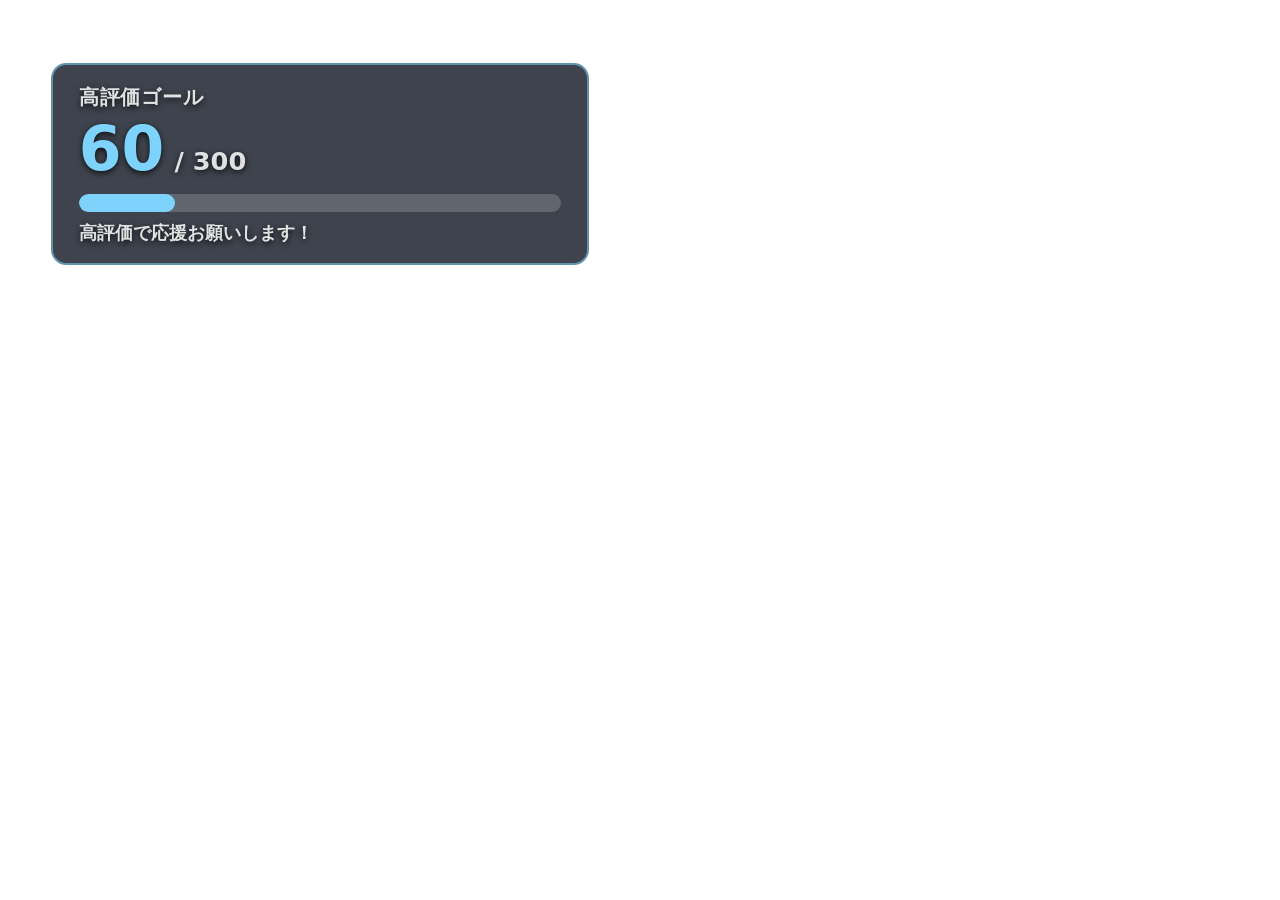
<file: index.html>
<!doctype html>
<html lang="ja">
<head>
  <meta charset="utf-8">
  <meta name="viewport" content="width=device-width, initial-scale=1">
  <title>Like Goal Test</title>
  <link rel="stylesheet" href="./style.css">
</head>

<body>
  <main class="widget">
    <div class="label" id="label"></div>

    <div class="main-value">
      <div class="current" id="current"></div>
      <div class="goal" id="goal"></div>
    </div>

    <div class="bar" aria-hidden="true">
      <div class="bar-fill" id="barFill"></div>
    </div>

    <div class="message" id="message"></div>
  </main>

  <!-- 順序が重要：設定、状態、描画、初期化、通信、入力の順に読み込む -->
  <script src="./config.js"></script>
  <script src="./state.js"></script>
  <script src="./render.js"></script>
  <script src="./persistence.js"></script>
  <script src="./app.js"></script>
  <script src="./protocol.js"></script>
  <script src="./transport.js"></script>
  <script src="./input-channel.js"></script>
</body>
</html>
</file>
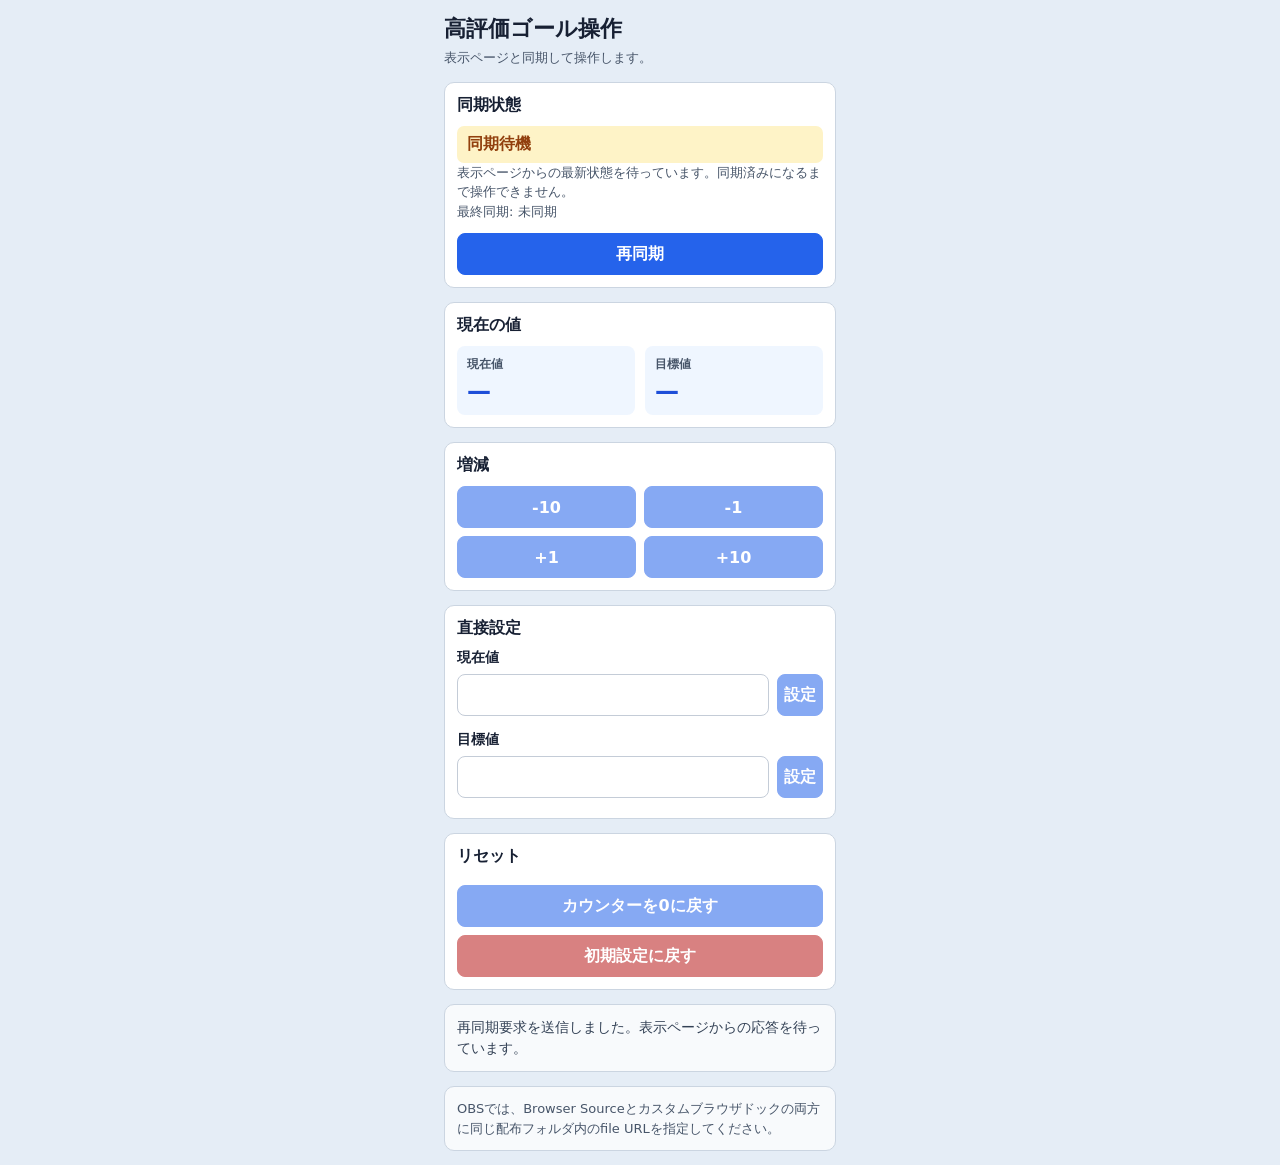
<file: controller.html>
<!doctype html>
<html lang="ja">
<head>
  <meta charset="utf-8">
  <meta name="viewport" content="width=device-width, initial-scale=1">
  <title>高評価ゴール操作パネル</title>
  <link rel="stylesheet" href="./controller.css">
</head>

<body>
  <main class="controller">
    <header class="controller-header">
      <h1>高評価ゴール操作</h1>
      <p>表示ページと同期して操作します。</p>
    </header>

    <section class="sync-panel" aria-labelledby="syncTitle">
      <h2 id="syncTitle">同期状態</h2>
      <output class="sync-status status-waiting" id="syncStatus">同期待機</output>
      <p class="sync-description" id="syncDescription">表示ページからの状態を待っています。</p>
      <p class="sync-time">最終同期: <time id="lastSync">未同期</time></p>
      <button type="button" id="resyncButton">再同期</button>
    </section>

    <section class="values" aria-labelledby="valuesTitle">
      <h2 id="valuesTitle">現在の値</h2>
      <dl>
        <div>
          <dt>現在値</dt>
          <dd id="currentValue">—</dd>
        </div>
        <div>
          <dt>目標値</dt>
          <dd id="goalValue">—</dd>
        </div>
      </dl>
    </section>

    <section aria-labelledby="adjustTitle">
      <h2 id="adjustTitle">増減</h2>
      <div class="adjust-grid">
        <button type="button" data-requires-sync data-action="decrement" data-amount="10">-10</button>
        <button type="button" data-requires-sync data-action="decrement" data-amount="1">-1</button>
        <button type="button" data-requires-sync data-action="increment" data-amount="1">+1</button>
        <button type="button" data-requires-sync data-action="increment" data-amount="10">+10</button>
      </div>
    </section>

    <section aria-labelledby="setTitle">
      <h2 id="setTitle">直接設定</h2>
      <form class="set-form" novalidate>
        <label for="currentInput">現在値</label>
        <div class="input-row">
          <input id="currentInput" data-requires-sync inputmode="decimal" type="text" autocomplete="off">
          <button type="button" data-requires-sync id="setCurrentButton">設定</button>
        </div>

        <label for="goalInput">目標値</label>
        <div class="input-row">
          <input id="goalInput" data-requires-sync inputmode="decimal" type="text" autocomplete="off">
          <button type="button" data-requires-sync id="setGoalButton">設定</button>
        </div>
      </form>
    </section>

    <section class="reset-actions" aria-labelledby="resetTitle">
      <h2 id="resetTitle">リセット</h2>
      <button type="button" data-requires-sync id="resetCounterButton">カウンターを0に戻す</button>
      <button type="button" data-requires-sync class="danger" id="resetAllButton">初期設定に戻す</button>
    </section>

    <p class="result" id="result" role="status">同期済みになるまで操作できません。</p>
    <p class="notice">OBSでは、Browser Sourceとカスタムブラウザドックの両方に同じ配布フォルダ内のfile URLを指定してください。</p>
  </main>

  <script src="./protocol.js"></script>
  <script src="./transport.js"></script>
  <script src="./controller.js"></script>
</body>
</html>
</file>
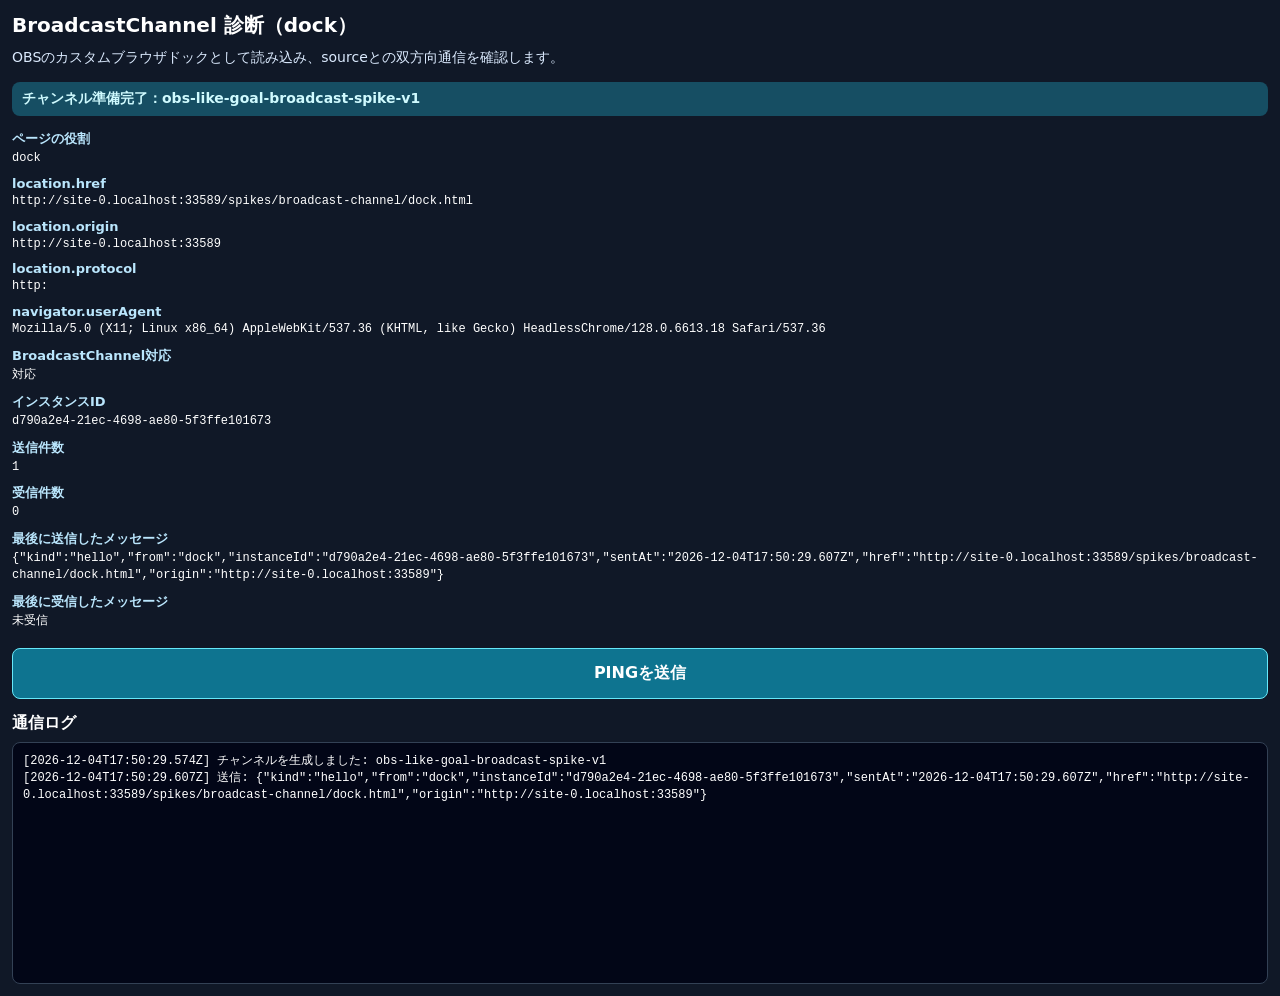
<file: spikes/broadcast-channel/dock.html>
<!doctype html>
<html lang="ja">
<head>
  <meta charset="utf-8">
  <meta name="viewport" content="width=device-width, initial-scale=1">
  <title>BroadcastChannel 診断 - dock</title>
  <style>
    :root {
      color-scheme: dark;
      font-family: system-ui, -apple-system, BlinkMacSystemFont, "Segoe UI", sans-serif;
    }

    body {
      min-width: 0;
      margin: 0;
      padding: 12px;
      background: #101827;
      color: #ffffff;
    }

    main {
      min-width: 0;
    }

    h1 {
      margin: 0;
      font-size: 20px;
    }

    .description {
      margin: 8px 0 14px;
      color: #dbeafe;
      font-size: 14px;
      line-height: 1.5;
    }

    .status {
      display: block;
      margin-bottom: 14px;
      padding: 8px 10px;
      border-radius: 8px;
      background: #164e63;
      color: #cffafe;
      font-size: 14px;
      font-weight: 700;
      overflow-wrap: anywhere;
    }

    dl {
      display: grid;
      gap: 9px;
      margin: 0;
    }

    dt {
      color: #bae6fd;
      font-size: 13px;
      font-weight: 700;
    }

    dd {
      margin: 2px 0 0;
      font-family: ui-monospace, SFMono-Regular, Consolas, monospace;
      font-size: 12px;
      line-height: 1.4;
      overflow-wrap: anywhere;
      white-space: pre-wrap;
    }

    button {
      width: 100%;
      margin: 18px 0 14px;
      padding: 14px 16px;
      border: 1px solid #67e8f9;
      border-radius: 8px;
      background: #0e7490;
      color: #ffffff;
      font: inherit;
      font-size: 16px;
      font-weight: 700;
      cursor: pointer;
    }

    button:disabled {
      cursor: not-allowed;
      opacity: 0.55;
    }

    h2 {
      margin: 0 0 8px;
      font-size: 16px;
    }

    .log {
      height: 220px;
      margin: 0;
      padding: 10px;
      overflow: auto;
      border: 1px solid #334155;
      border-radius: 8px;
      background: #020617;
      font-family: ui-monospace, SFMono-Regular, Consolas, monospace;
      font-size: 12px;
      line-height: 1.45;
      white-space: pre-wrap;
      overflow-wrap: anywhere;
    }
  </style>
</head>
<body>
  <main aria-live="polite">
    <h1>BroadcastChannel 診断（dock）</h1>
    <p class="description">OBSのカスタムブラウザドックとして読み込み、sourceとの双方向通信を確認します。</p>
    <div class="status" id="connectionStatus">初期化中</div>

    <dl>
      <div><dt>ページの役割</dt><dd>dock</dd></div>
      <div><dt>location.href</dt><dd id="href"></dd></div>
      <div><dt>location.origin</dt><dd id="origin"></dd></div>
      <div><dt>location.protocol</dt><dd id="protocol"></dd></div>
      <div><dt>navigator.userAgent</dt><dd id="userAgent"></dd></div>
      <div><dt>BroadcastChannel対応</dt><dd id="support"></dd></div>
      <div><dt>インスタンスID</dt><dd id="instanceId"></dd></div>
      <div><dt>送信件数</dt><dd id="sentCount">0</dd></div>
      <div><dt>受信件数</dt><dd id="receivedCount">0</dd></div>
      <div><dt>最後に送信したメッセージ</dt><dd id="lastSent">未送信</dd></div>
      <div><dt>最後に受信したメッセージ</dt><dd id="lastReceived">未受信</dd></div>
    </dl>

    <button type="button" id="pingButton">PINGを送信</button>

    <h2>通信ログ</h2>
    <pre class="log" id="log" aria-label="時刻付き通信ログ"></pre>
  </main>

  <script>
    (() => {
      "use strict";

      const ROLE = "dock";
      const CHANNEL_NAME = "obs-like-goal-broadcast-spike-v1";
      const instanceId = createInstanceId();
      let channel = null;
      let sentCount = 0;
      let receivedCount = 0;

      const elements = {
        connectionStatus: document.getElementById("connectionStatus"),
        href: document.getElementById("href"),
        origin: document.getElementById("origin"),
        protocol: document.getElementById("protocol"),
        userAgent: document.getElementById("userAgent"),
        support: document.getElementById("support"),
        instanceId: document.getElementById("instanceId"),
        sentCount: document.getElementById("sentCount"),
        receivedCount: document.getElementById("receivedCount"),
        lastSent: document.getElementById("lastSent"),
        lastReceived: document.getElementById("lastReceived"),
        pingButton: document.getElementById("pingButton"),
        log: document.getElementById("log")
      };

      function createInstanceId() {
        if (window.crypto && typeof window.crypto.randomUUID === "function") {
          return window.crypto.randomUUID();
        }

        return `${Date.now().toString(36)}-${Math.random().toString(36).slice(2)}`;
      }

      function formatMessage(value) {
        try {
          return JSON.stringify(value);
        } catch (error) {
          return String(value);
        }
      }

      function appendLog(message) {
        const timestamp = new Date().toISOString();
        elements.log.textContent += `[${timestamp}] ${message}\n`;
        elements.log.scrollTop = elements.log.scrollHeight;
      }

      function recordError(message, error) {
        const detail = error ? `${message}: ${error.message || String(error)}` : message;
        appendLog(`エラー: ${detail}`);
        console.error(detail, error || "");
      }

      function updateConnectionStatus(text, enabled) {
        elements.connectionStatus.textContent = text;
        elements.pingButton.disabled = !enabled;
      }

      function updateEnvironment() {
        elements.href.textContent = location.href;
        elements.origin.textContent = location.origin;
        elements.protocol.textContent = location.protocol;
        elements.userAgent.textContent = navigator.userAgent;
        elements.support.textContent = typeof window.BroadcastChannel === "function"
          ? "対応"
          : "未対応";
        elements.instanceId.textContent = instanceId;
      }

      function sendMessage(message) {
        if (!channel) {
          recordError("チャンネルが利用できないため送信できません");
          return false;
        }

        try {
          channel.postMessage(message);
          sentCount += 1;
          elements.sentCount.textContent = String(sentCount);
          elements.lastSent.textContent = formatMessage(message);
          appendLog(`送信: ${formatMessage(message)}`);
          return true;
        } catch (error) {
          recordError("postMessageに失敗しました", error);
          return false;
        }
      }

      function handleMessage(event) {
        const message = event.data;
        receivedCount += 1;
        elements.receivedCount.textContent = String(receivedCount);
        elements.lastReceived.textContent = formatMessage(message);
        appendLog(`受信: ${formatMessage(message)}`);

        if (!message || typeof message !== "object" || Array.isArray(message)) {
          appendLog("受信データがオブジェクトではないため返信しません。");
          return;
        }

        if (message.kind === "ping" && typeof message.instanceId === "string") {
          sendMessage({
            kind: "pong",
            from: ROLE,
            instanceId,
            replyTo: message.instanceId,
            sentAt: new Date().toISOString()
          });
        }
      }

      function initializeChannel() {
        if (typeof window.BroadcastChannel !== "function") {
          updateConnectionStatus("未接続：BroadcastChannel未対応", false);
          recordError("BroadcastChannelが未定義です");
          return;
        }

        try {
          channel = new BroadcastChannel(CHANNEL_NAME);
          channel.addEventListener("message", handleMessage);
          updateConnectionStatus(`チャンネル準備完了：${CHANNEL_NAME}`, true);
          appendLog(`チャンネルを生成しました: ${CHANNEL_NAME}`);
          sendMessage({
            kind: "hello",
            from: ROLE,
            instanceId,
            sentAt: new Date().toISOString(),
            href: location.href,
            origin: location.origin
          });
        } catch (error) {
          channel = null;
          updateConnectionStatus("未接続：チャンネル生成失敗", false);
          recordError("BroadcastChannelの生成に失敗しました", error);
        }
      }

      elements.pingButton.addEventListener("click", () => {
        sendMessage({
          kind: "ping",
          from: ROLE,
          instanceId,
          sentAt: new Date().toISOString()
        });
      });

      window.addEventListener("beforeunload", () => {
        if (channel) {
          channel.close();
        }
      });

      updateEnvironment();
      initializeChannel();
    })();
  </script>
</body>
</html>
</file>
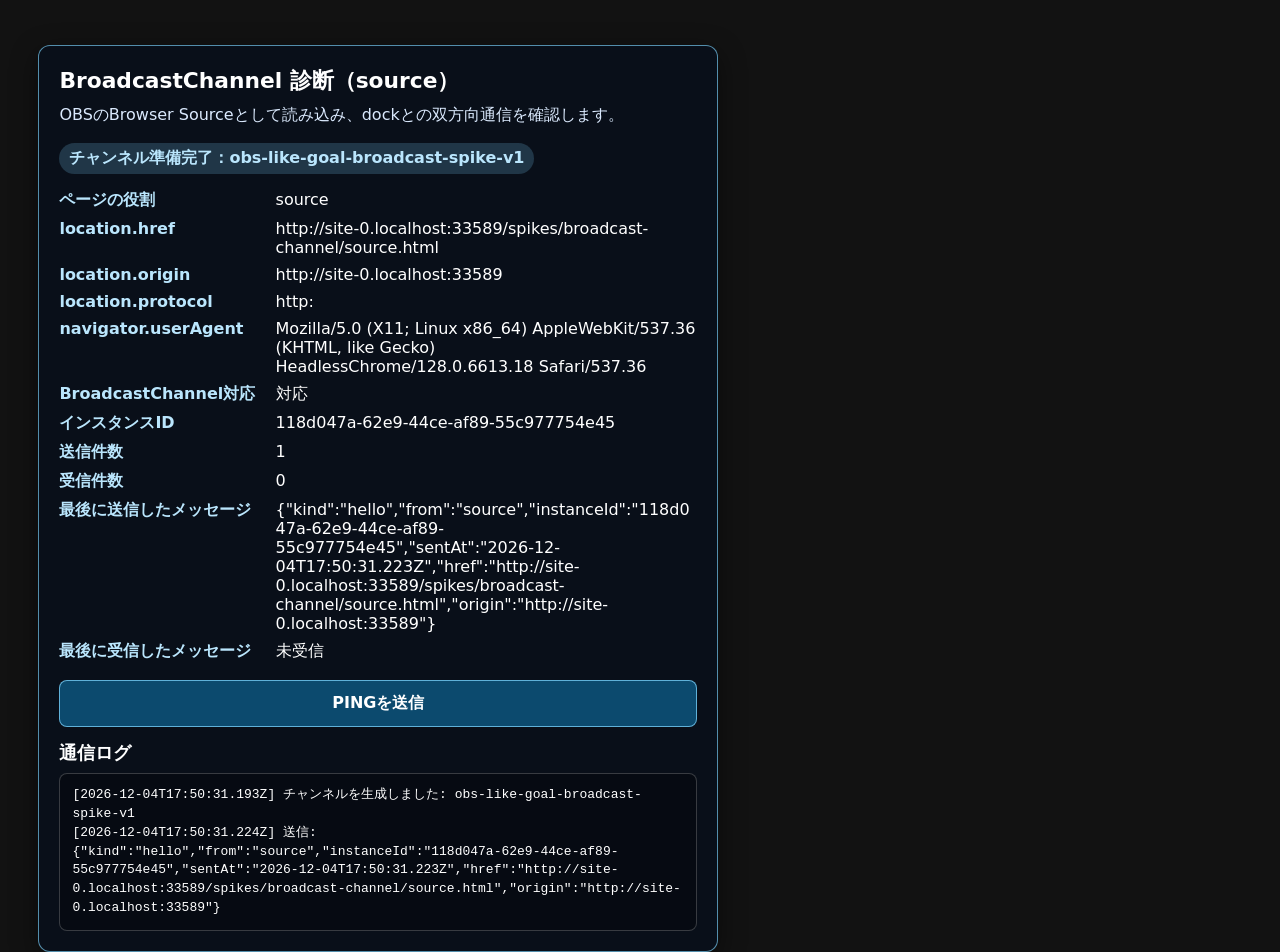
<file: spikes/broadcast-channel/source.html>
<!doctype html>
<html lang="ja">
<head>
  <meta charset="utf-8">
  <meta name="viewport" content="width=device-width, initial-scale=1">
  <title>BroadcastChannel 診断 - source</title>
  <style>
    :root {
      color-scheme: dark;
      font-family: system-ui, -apple-system, BlinkMacSystemFont, "Segoe UI", sans-serif;
    }

    html,
    body {
      width: 100%;
      height: 100%;
    }

    body {
      margin: 0;
      background: transparent;
      color: #ffffff;
    }

    .panel {
      position: absolute;
      top: 5vh;
      left: 3vw;
      width: min(680px, 92vw);
      box-sizing: border-box;
      padding: 20px;
      border: 1px solid rgba(125, 211, 252, 0.65);
      border-radius: 12px;
      background: rgba(8, 15, 27, 0.88);
      box-shadow: 0 8px 28px rgba(0, 0, 0, 0.45);
    }

    h1 {
      margin: 0;
      font-size: clamp(20px, 1.7vw, 30px);
    }

    .description {
      margin: 8px 0 16px;
      color: #dbeafe;
      line-height: 1.5;
    }

    .status {
      display: inline-block;
      margin-bottom: 16px;
      padding: 5px 10px;
      border-radius: 999px;
      background: rgba(125, 211, 252, 0.2);
      color: #bae6fd;
      font-weight: 700;
    }

    dl {
      display: grid;
      grid-template-columns: minmax(120px, 32%) 1fr;
      gap: 8px 12px;
      margin: 0;
    }

    dt {
      color: #bae6fd;
      font-weight: 700;
    }

    dd {
      min-width: 0;
      margin: 0;
      overflow-wrap: anywhere;
      white-space: pre-wrap;
    }

    button {
      width: 100%;
      margin: 18px 0 14px;
      padding: 12px 16px;
      border: 1px solid rgba(125, 211, 252, 0.75);
      border-radius: 8px;
      background: #0c4a6e;
      color: #ffffff;
      font: inherit;
      font-weight: 700;
      cursor: pointer;
    }

    button:disabled {
      cursor: not-allowed;
      opacity: 0.55;
    }

    h2 {
      margin: 0 0 8px;
      font-size: 18px;
    }

    .log {
      max-height: 250px;
      margin: 0;
      padding: 12px;
      overflow: auto;
      border: 1px solid rgba(255, 255, 255, 0.2);
      border-radius: 8px;
      background: rgba(0, 0, 0, 0.28);
      font-family: ui-monospace, SFMono-Regular, Consolas, monospace;
      font-size: 13px;
      line-height: 1.45;
      white-space: pre-wrap;
      overflow-wrap: anywhere;
    }
  </style>
</head>
<body>
  <main class="panel" aria-live="polite">
    <h1>BroadcastChannel 診断（source）</h1>
    <p class="description">OBSのBrowser Sourceとして読み込み、dockとの双方向通信を確認します。</p>
    <div class="status" id="connectionStatus">初期化中</div>

    <dl>
      <dt>ページの役割</dt><dd>source</dd>
      <dt>location.href</dt><dd id="href"></dd>
      <dt>location.origin</dt><dd id="origin"></dd>
      <dt>location.protocol</dt><dd id="protocol"></dd>
      <dt>navigator.userAgent</dt><dd id="userAgent"></dd>
      <dt>BroadcastChannel対応</dt><dd id="support"></dd>
      <dt>インスタンスID</dt><dd id="instanceId"></dd>
      <dt>送信件数</dt><dd id="sentCount">0</dd>
      <dt>受信件数</dt><dd id="receivedCount">0</dd>
      <dt>最後に送信したメッセージ</dt><dd id="lastSent">未送信</dd>
      <dt>最後に受信したメッセージ</dt><dd id="lastReceived">未受信</dd>
    </dl>

    <button type="button" id="pingButton">PINGを送信</button>

    <h2>通信ログ</h2>
    <pre class="log" id="log" aria-label="時刻付き通信ログ"></pre>
  </main>

  <script>
    (() => {
      "use strict";

      const ROLE = "source";
      const CHANNEL_NAME = "obs-like-goal-broadcast-spike-v1";
      const instanceId = createInstanceId();
      let channel = null;
      let sentCount = 0;
      let receivedCount = 0;

      const elements = {
        connectionStatus: document.getElementById("connectionStatus"),
        href: document.getElementById("href"),
        origin: document.getElementById("origin"),
        protocol: document.getElementById("protocol"),
        userAgent: document.getElementById("userAgent"),
        support: document.getElementById("support"),
        instanceId: document.getElementById("instanceId"),
        sentCount: document.getElementById("sentCount"),
        receivedCount: document.getElementById("receivedCount"),
        lastSent: document.getElementById("lastSent"),
        lastReceived: document.getElementById("lastReceived"),
        pingButton: document.getElementById("pingButton"),
        log: document.getElementById("log")
      };

      function createInstanceId() {
        if (window.crypto && typeof window.crypto.randomUUID === "function") {
          return window.crypto.randomUUID();
        }

        return `${Date.now().toString(36)}-${Math.random().toString(36).slice(2)}`;
      }

      function formatMessage(value) {
        try {
          return JSON.stringify(value);
        } catch (error) {
          return String(value);
        }
      }

      function appendLog(message) {
        const timestamp = new Date().toISOString();
        elements.log.textContent += `[${timestamp}] ${message}\n`;
        elements.log.scrollTop = elements.log.scrollHeight;
      }

      function recordError(message, error) {
        const detail = error ? `${message}: ${error.message || String(error)}` : message;
        appendLog(`エラー: ${detail}`);
        console.error(detail, error || "");
      }

      function updateConnectionStatus(text, enabled) {
        elements.connectionStatus.textContent = text;
        elements.pingButton.disabled = !enabled;
      }

      function updateEnvironment() {
        elements.href.textContent = location.href;
        elements.origin.textContent = location.origin;
        elements.protocol.textContent = location.protocol;
        elements.userAgent.textContent = navigator.userAgent;
        elements.support.textContent = typeof window.BroadcastChannel === "function"
          ? "対応"
          : "未対応";
        elements.instanceId.textContent = instanceId;
      }

      function sendMessage(message) {
        if (!channel) {
          recordError("チャンネルが利用できないため送信できません");
          return false;
        }

        try {
          channel.postMessage(message);
          sentCount += 1;
          elements.sentCount.textContent = String(sentCount);
          elements.lastSent.textContent = formatMessage(message);
          appendLog(`送信: ${formatMessage(message)}`);
          return true;
        } catch (error) {
          recordError("postMessageに失敗しました", error);
          return false;
        }
      }

      function handleMessage(event) {
        const message = event.data;
        receivedCount += 1;
        elements.receivedCount.textContent = String(receivedCount);
        elements.lastReceived.textContent = formatMessage(message);
        appendLog(`受信: ${formatMessage(message)}`);

        if (!message || typeof message !== "object" || Array.isArray(message)) {
          appendLog("受信データがオブジェクトではないため返信しません。");
          return;
        }

        if (message.kind === "ping" && typeof message.instanceId === "string") {
          sendMessage({
            kind: "pong",
            from: ROLE,
            instanceId,
            replyTo: message.instanceId,
            sentAt: new Date().toISOString()
          });
        }
      }

      function initializeChannel() {
        if (typeof window.BroadcastChannel !== "function") {
          updateConnectionStatus("未接続：BroadcastChannel未対応", false);
          recordError("BroadcastChannelが未定義です");
          return;
        }

        try {
          channel = new BroadcastChannel(CHANNEL_NAME);
          channel.addEventListener("message", handleMessage);
          updateConnectionStatus(`チャンネル準備完了：${CHANNEL_NAME}`, true);
          appendLog(`チャンネルを生成しました: ${CHANNEL_NAME}`);
          sendMessage({
            kind: "hello",
            from: ROLE,
            instanceId,
            sentAt: new Date().toISOString(),
            href: location.href,
            origin: location.origin
          });
        } catch (error) {
          channel = null;
          updateConnectionStatus("未接続：チャンネル生成失敗", false);
          recordError("BroadcastChannelの生成に失敗しました", error);
        }
      }

      elements.pingButton.addEventListener("click", () => {
        sendMessage({
          kind: "ping",
          from: ROLE,
          instanceId,
          sentAt: new Date().toISOString()
        });
      });

      window.addEventListener("beforeunload", () => {
        if (channel) {
          channel.close();
        }
      });

      updateEnvironment();
      initializeChannel();
    })();
  </script>
</body>
</html>
</file>
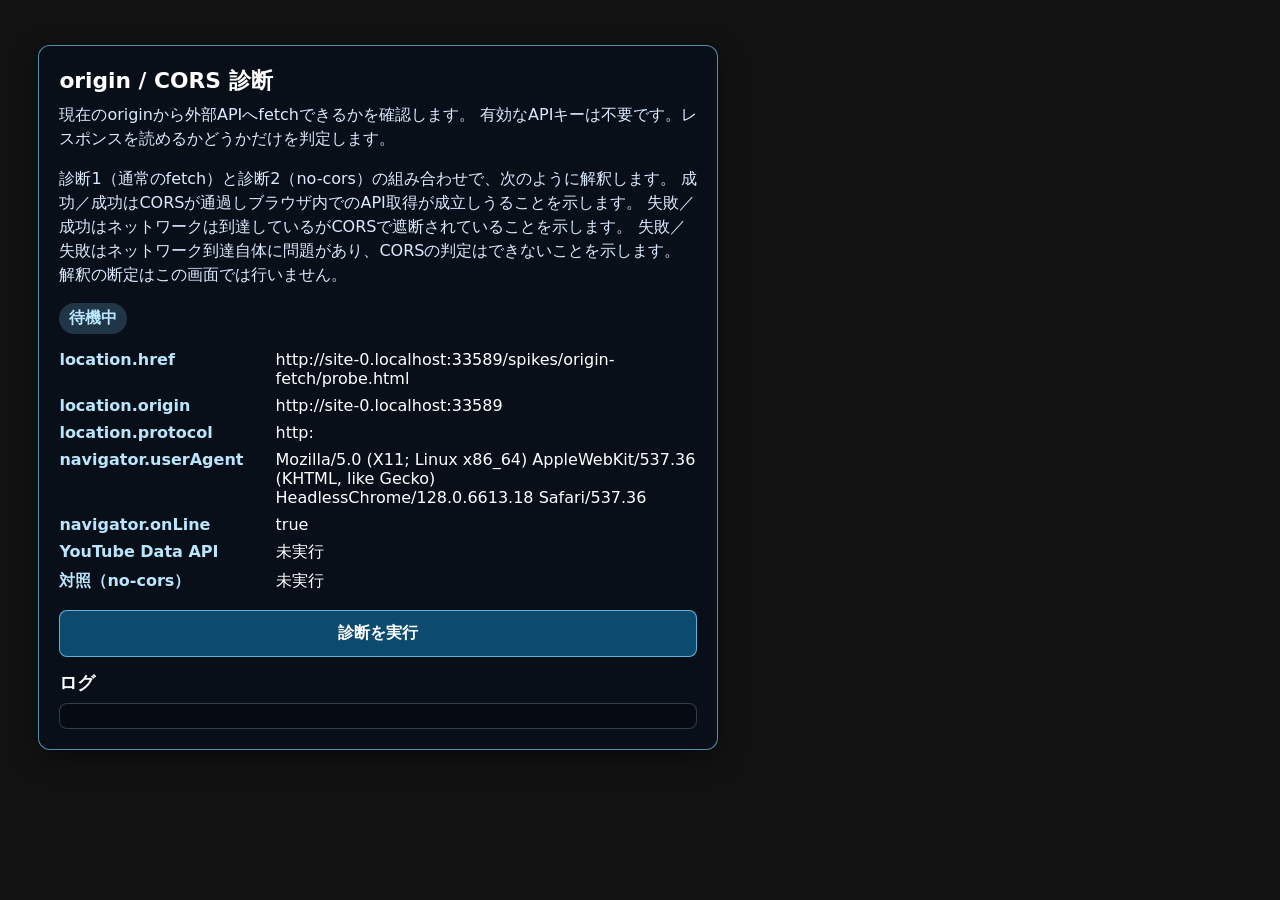
<file: spikes/origin-fetch/probe.html>
<!doctype html>
<html lang="ja">
<head>
  <meta charset="utf-8">
  <meta name="viewport" content="width=device-width, initial-scale=1">
  <title>origin / CORS 診断</title>
  <style>
    :root {
      color-scheme: dark;
      font-family: system-ui, -apple-system, BlinkMacSystemFont, "Segoe UI", sans-serif;
    }

    html,
    body {
      width: 100%;
      height: 100%;
    }

    body {
      margin: 0;
      background: transparent;
      color: #ffffff;
    }

    .panel {
      position: absolute;
      top: 5vh;
      left: 3vw;
      width: min(680px, 92vw);
      box-sizing: border-box;
      padding: 20px;
      border: 1px solid rgba(125, 211, 252, 0.65);
      border-radius: 12px;
      background: rgba(8, 15, 27, 0.88);
      box-shadow: 0 8px 28px rgba(0, 0, 0, 0.45);
    }

    h1 {
      margin: 0;
      font-size: clamp(20px, 1.7vw, 30px);
    }

    .description {
      margin: 8px 0 16px;
      color: #dbeafe;
      line-height: 1.5;
    }

    .status {
      display: inline-block;
      margin-bottom: 16px;
      padding: 5px 10px;
      border-radius: 999px;
      background: rgba(125, 211, 252, 0.2);
      color: #bae6fd;
      font-weight: 700;
    }

    dl {
      display: grid;
      grid-template-columns: minmax(120px, 32%) 1fr;
      gap: 8px 12px;
      margin: 0;
    }

    dt {
      color: #bae6fd;
      font-weight: 700;
    }

    dd {
      min-width: 0;
      margin: 0;
      overflow-wrap: anywhere;
      white-space: pre-wrap;
    }

    button {
      width: 100%;
      margin: 18px 0 14px;
      padding: 12px 16px;
      border: 1px solid rgba(125, 211, 252, 0.75);
      border-radius: 8px;
      background: #0c4a6e;
      color: #ffffff;
      font: inherit;
      font-weight: 700;
      cursor: pointer;
    }

    button:disabled {
      cursor: not-allowed;
      opacity: 0.55;
    }

    h2 {
      margin: 0 0 8px;
      font-size: 18px;
    }

    .log {
      max-height: 250px;
      margin: 0;
      padding: 12px;
      overflow: auto;
      border: 1px solid rgba(255, 255, 255, 0.2);
      border-radius: 8px;
      background: rgba(0, 0, 0, 0.28);
      font-family: ui-monospace, SFMono-Regular, Consolas, monospace;
      font-size: 13px;
      line-height: 1.45;
      white-space: pre-wrap;
      overflow-wrap: anywhere;
    }
  </style>
</head>
<body>
  <main class="panel" aria-live="polite">
    <h1>origin / CORS 診断</h1>
    <p class="description">
      現在のoriginから外部APIへfetchできるかを確認します。
      有効なAPIキーは不要です。レスポンスを読めるかどうかだけを判定します。
    </p>
    <p class="description">
      診断1（通常のfetch）と診断2（no-cors）の組み合わせで、次のように解釈します。
      成功／成功はCORSが通過しブラウザ内でのAPI取得が成立しうることを示します。
      失敗／成功はネットワークは到達しているがCORSで遮断されていることを示します。
      失敗／失敗はネットワーク到達自体に問題があり、CORSの判定はできないことを示します。
      解釈の断定はこの画面では行いません。
    </p>

    <div class="status" id="overallStatus">待機中</div>

    <dl>
      <dt>location.href</dt><dd id="href"></dd>
      <dt>location.origin</dt><dd id="origin"></dd>
      <dt>location.protocol</dt><dd id="protocol"></dd>
      <dt>navigator.userAgent</dt><dd id="userAgent"></dd>
      <dt>navigator.onLine</dt><dd id="onLine"></dd>
      <dt>YouTube Data API</dt><dd id="apiResult">未実行</dd>
      <dt>対照（no-cors）</dt><dd id="controlResult">未実行</dd>
    </dl>

    <button type="button" id="runButton">診断を実行</button>

    <h2>ログ</h2>
    <pre class="log" id="log" aria-label="時刻付き診断ログ"></pre>
  </main>

  <script>
    (() => {
      "use strict";

      const PROBE_URL = "https://www.googleapis.com/youtube/v3/videos?part=statistics&id=dQw4w9WgXcQ&key=INVALID_KEY_FOR_CORS_PROBE";
      const AUTO_RUN_DELAY_MS = 2000;
      let running = false;
      let started = false;

      const elements = {
        overallStatus: document.getElementById("overallStatus"),
        href: document.getElementById("href"),
        origin: document.getElementById("origin"),
        protocol: document.getElementById("protocol"),
        userAgent: document.getElementById("userAgent"),
        onLine: document.getElementById("onLine"),
        apiResult: document.getElementById("apiResult"),
        controlResult: document.getElementById("controlResult"),
        runButton: document.getElementById("runButton"),
        log: document.getElementById("log")
      };

      function appendLog(message) {
        const timestamp = new Date().toISOString();
        elements.log.textContent += `[${timestamp}] ${message}\n`;
        elements.log.scrollTop = elements.log.scrollHeight;
      }

      function updateEnvironment() {
        elements.href.textContent = location.href;
        elements.origin.textContent = location.origin;
        elements.protocol.textContent = location.protocol;
        elements.userAgent.textContent = navigator.userAgent;
        elements.onLine.textContent = String(navigator.onLine);
      }

      async function runApiFetch() {
        try {
          const response = await fetch(PROBE_URL);
          appendLog(`診断1: レスポンスを取得しました（status=${response.status}, type=${response.type}）`);
          elements.apiResult.textContent = `CORS通過（HTTP ${response.status}）`;

          try {
            const text = await response.text();
            appendLog(`診断1: 本文の先頭200文字: ${text.slice(0, 200)}`);
          } catch (bodyError) {
            appendLog(`診断1: 本文の読み取りに失敗しました: ${bodyError.message || String(bodyError)}`);
          }

          return true;
        } catch (error) {
          if (error instanceof TypeError) {
            appendLog(`診断1: TypeErrorが発生しました: ${error.message}`);
            elements.apiResult.textContent = `fetch失敗（${error.message}）`;
          } else {
            appendLog(`診断1: 例外が発生しました: ${error.name}: ${error.message}`);
            elements.apiResult.textContent = `例外（${error.name}: ${error.message}）`;
          }
          console.error("診断1で例外が発生しました", error);
          return false;
        }
      }

      async function runControlFetch() {
        try {
          const response = await fetch(PROBE_URL, { mode: "no-cors" });
          appendLog(`診断2: レスポンスを取得しました（status=${response.status}, type=${response.type}）`);
          elements.controlResult.textContent = `到達（type=${response.type}）`;
          return true;
        } catch (error) {
          if (error instanceof TypeError) {
            appendLog(`診断2: TypeErrorが発生しました: ${error.message}`);
            elements.controlResult.textContent = `fetch失敗（${error.message}）`;
          } else {
            appendLog(`診断2: 例外が発生しました: ${error.name}: ${error.message}`);
            elements.controlResult.textContent = `例外（${error.name}: ${error.message}）`;
          }
          console.error("診断2で例外が発生しました", error);
          return false;
        }
      }

      async function runDiagnostics(trigger) {
        if (running) {
          appendLog("すでに診断を実行中です。");
          return;
        }

        running = true;
        started = true;
        elements.runButton.disabled = true;
        elements.overallStatus.textContent = "実行中";
        appendLog(`診断を開始します（トリガー: ${trigger}）。`);

        await runApiFetch();
        await runControlFetch();

        elements.overallStatus.textContent = "完了";
        elements.runButton.disabled = false;
        running = false;
        appendLog("診断が完了しました。");
      }

      elements.runButton.addEventListener("click", () => {
        runDiagnostics("ボタン押下");
      });

      updateEnvironment();

      setTimeout(() => {
        if (started) {
          return;
        }

        appendLog(`読み込みから${AUTO_RUN_DELAY_MS}ms後に自動実行しました。`);
        runDiagnostics("自動実行");
      }, AUTO_RUN_DELAY_MS);
    })();
  </script>
</body>
</html>
</file>
<file: style.css>
:root {
  --box-width: 42vw;

  --bg-color: rgba(8, 15, 27, 0.78);
  --border-color: rgba(125, 211, 252, 0.55);
  --text-color: #ffffff;
  --subtext-color: rgba(255, 255, 255, 0.86);
  --accent-color: #7dd3fc;
  --bar-bg: rgba(255, 255, 255, 0.18);

  --radius: 1.2vw;
}

/* 基本設定 */

html,
body {
  width: 100%;
  height: 100%;
}

body {
  margin: 0;
  overflow: hidden;
  background: transparent;

  color: var(--text-color);
  font-family:
    system-ui,
    -apple-system,
    BlinkMacSystemFont,
    "Segoe UI",
    sans-serif;
}

/* ウィジェット本体 */

.widget {
  position: absolute;
  width: var(--box-width);
  max-width: 92vw;
  box-sizing: border-box;

  padding: 2vh 2vw;
  border: 2px solid var(--border-color);
  border-radius: var(--radius);
  background: var(--bg-color);

  text-shadow: 0 2px 6px rgba(0, 0, 0, 0.8);
}

/* 表示位置 */

.pos-top-left .widget {
  top: 7vh;
  left: 4vw;
}

.pos-top-right .widget {
  top: 7vh;
  right: 4vw;
}

.pos-bottom-left .widget {
  bottom: 7vh;
  left: 4vw;
}

.pos-bottom-right .widget {
  right: 4vw;
  bottom: 7vh;
}

/* 表示サイズ */

.size-small {
  --box-width: 34vw;
}

.size-medium {
  --box-width: 42vw;
}

.size-large {
  --box-width: 50vw;
}

/* 同一デザイン内のカラープリセット */

.theme-sharp-blue {
  --bg-color: rgba(8, 15, 27, 0.78);
  --border-color: rgba(125, 211, 252, 0.55);
  --accent-color: #7dd3fc;
}

.theme-sharp-purple {
  --bg-color: rgba(22, 13, 36, 0.8);
  --border-color: rgba(196, 181, 253, 0.58);
  --accent-color: #c4b5fd;
}

.theme-sharp-red {
  --bg-color: rgba(36, 10, 14, 0.8);
  --border-color: rgba(251, 113, 133, 0.58);
  --accent-color: #fb7185;
}

/* テキスト */

.label {
  color: var(--subtext-color);
  font-size: clamp(20px, 1.6vw, 30px);
  font-weight: 700;
  letter-spacing: 0.04em;
  overflow-wrap: anywhere;
}

.main-value {
  display: flex;
  gap: 0.8vw;
  align-items: baseline;
  margin-top: 0.8vh;
}

.current {
  color: var(--accent-color);
  font-size: clamp(44px, 4.8vw, 86px);
  font-weight: 800;
  line-height: 1;
  overflow-wrap: anywhere;
}

.goal {
  color: var(--subtext-color);
  font-size: clamp(22px, 2vw, 34px);
  font-weight: 700;
  overflow-wrap: anywhere;
}

.message {
  margin-top: 1vh;
  color: var(--subtext-color);
  font-size: clamp(18px, 1.4vw, 26px);
  font-weight: 600;
  overflow-wrap: anywhere;
}

/* 進捗バー */

.bar {
  width: 100%;
  height: clamp(14px, 1.4vw, 24px);
  margin-top: 1.6vh;
  overflow: hidden;

  border-radius: 999px;
  background: var(--bar-bg);
}

.bar-fill {
  width: 0%;
  height: 100%;

  border-radius: 999px;
  background: var(--accent-color);
  transition: width 0.3s ease;
}
</file>
<file: controller.css>
:root {
  color-scheme: light dark;
  font-family: system-ui, -apple-system, BlinkMacSystemFont, "Segoe UI", sans-serif;
}

* {
  box-sizing: border-box;
}

html,
body {
  min-width: 0;
  margin: 0;
}

body {
  min-height: 100vh;
  background: #e5edf6;
  color: #172033;
}

button,
input {
  font: inherit;
}

button {
  min-height: 42px;
  border: 1px solid #2563eb;
  border-radius: 8px;
  background: #2563eb;
  color: #ffffff;
  font-weight: 700;
  cursor: pointer;
}

button:hover:not(:disabled) {
  background: #1d4ed8;
}

button:focus-visible,
input:focus-visible {
  outline: 3px solid #f59e0b;
  outline-offset: 2px;
}

button:disabled,
input:disabled {
  cursor: not-allowed;
  opacity: 0.55;
}

.controller {
  display: grid;
  gap: 14px;
  width: min(100%, 420px);
  min-width: 0;
  margin: 0 auto;
  padding: 14px;
}

.controller-header h1,
h2,
p {
  margin-top: 0;
}

.controller-header h1 {
  margin-bottom: 4px;
  font-size: 22px;
}

.controller-header p,
.notice,
.sync-description,
.sync-time {
  margin-bottom: 0;
  color: #475569;
  font-size: 13px;
  line-height: 1.5;
  overflow-wrap: anywhere;
}

section,
.result,
.notice {
  min-width: 0;
  padding: 12px;
  border: 1px solid #cbd5e1;
  border-radius: 10px;
  background: #ffffff;
}

h2 {
  margin-bottom: 10px;
  font-size: 16px;
}

.sync-status {
  display: block;
  padding: 8px 10px;
  border-radius: 7px;
  font-weight: 800;
}

.status-unavailable {
  background: #fee2e2;
  color: #991b1b;
}

.status-waiting {
  background: #fef3c7;
  color: #92400e;
}

.status-synced {
  background: #dcfce7;
  color: #166534;
}

.sync-panel button {
  width: 100%;
  margin-top: 12px;
}

.values dl {
  display: grid;
  grid-template-columns: repeat(2, minmax(0, 1fr));
  gap: 10px;
  margin: 0;
}

.values div {
  min-width: 0;
  padding: 10px;
  border-radius: 8px;
  background: #eff6ff;
}

dt {
  color: #475569;
  font-size: 12px;
  font-weight: 700;
}

dd {
  margin: 4px 0 0;
  color: #1d4ed8;
  font-size: 24px;
  font-weight: 800;
  overflow-wrap: anywhere;
}

.adjust-grid {
  display: grid;
  grid-template-columns: repeat(2, minmax(0, 1fr));
  gap: 8px;
}

.set-form {
  display: grid;
  gap: 7px;
}

.set-form label {
  font-size: 14px;
  font-weight: 700;
}

.input-row {
  display: grid;
  grid-template-columns: minmax(0, 1fr) auto;
  gap: 8px;
  margin-bottom: 8px;
}

input {
  width: 100%;
  min-width: 0;
  min-height: 42px;
  padding: 8px 10px;
  border: 1px solid #94a3b8;
  border-radius: 8px;
  background: #ffffff;
  color: #172033;
}

.reset-actions {
  display: grid;
  gap: 8px;
}

.danger {
  border-color: #b91c1c;
  background: #b91c1c;
}

.danger:hover:not(:disabled) {
  background: #991b1b;
}

.result {
  margin: 0;
  background: #f8fafc;
  color: #334155;
  font-size: 14px;
  line-height: 1.5;
  overflow-wrap: anywhere;
}

.notice {
  margin: 0;
  background: #f8fafc;
}

@media (prefers-color-scheme: dark) {
  body {
    background: #0f172a;
    color: #e2e8f0;
  }

  .controller-header p,
  .notice,
  .sync-description,
  .sync-time {
    color: #cbd5e1;
  }

  section,
  .result,
  .notice {
    border-color: #334155;
    background: #172033;
  }

  .values div {
    background: #1e3a5f;
  }

  dt {
    color: #cbd5e1;
  }

  input {
    border-color: #64748b;
    background: #0f172a;
    color: #e2e8f0;
  }

  .result,
  .notice {
    background: #172033;
    color: #e2e8f0;
  }
}
</file>
